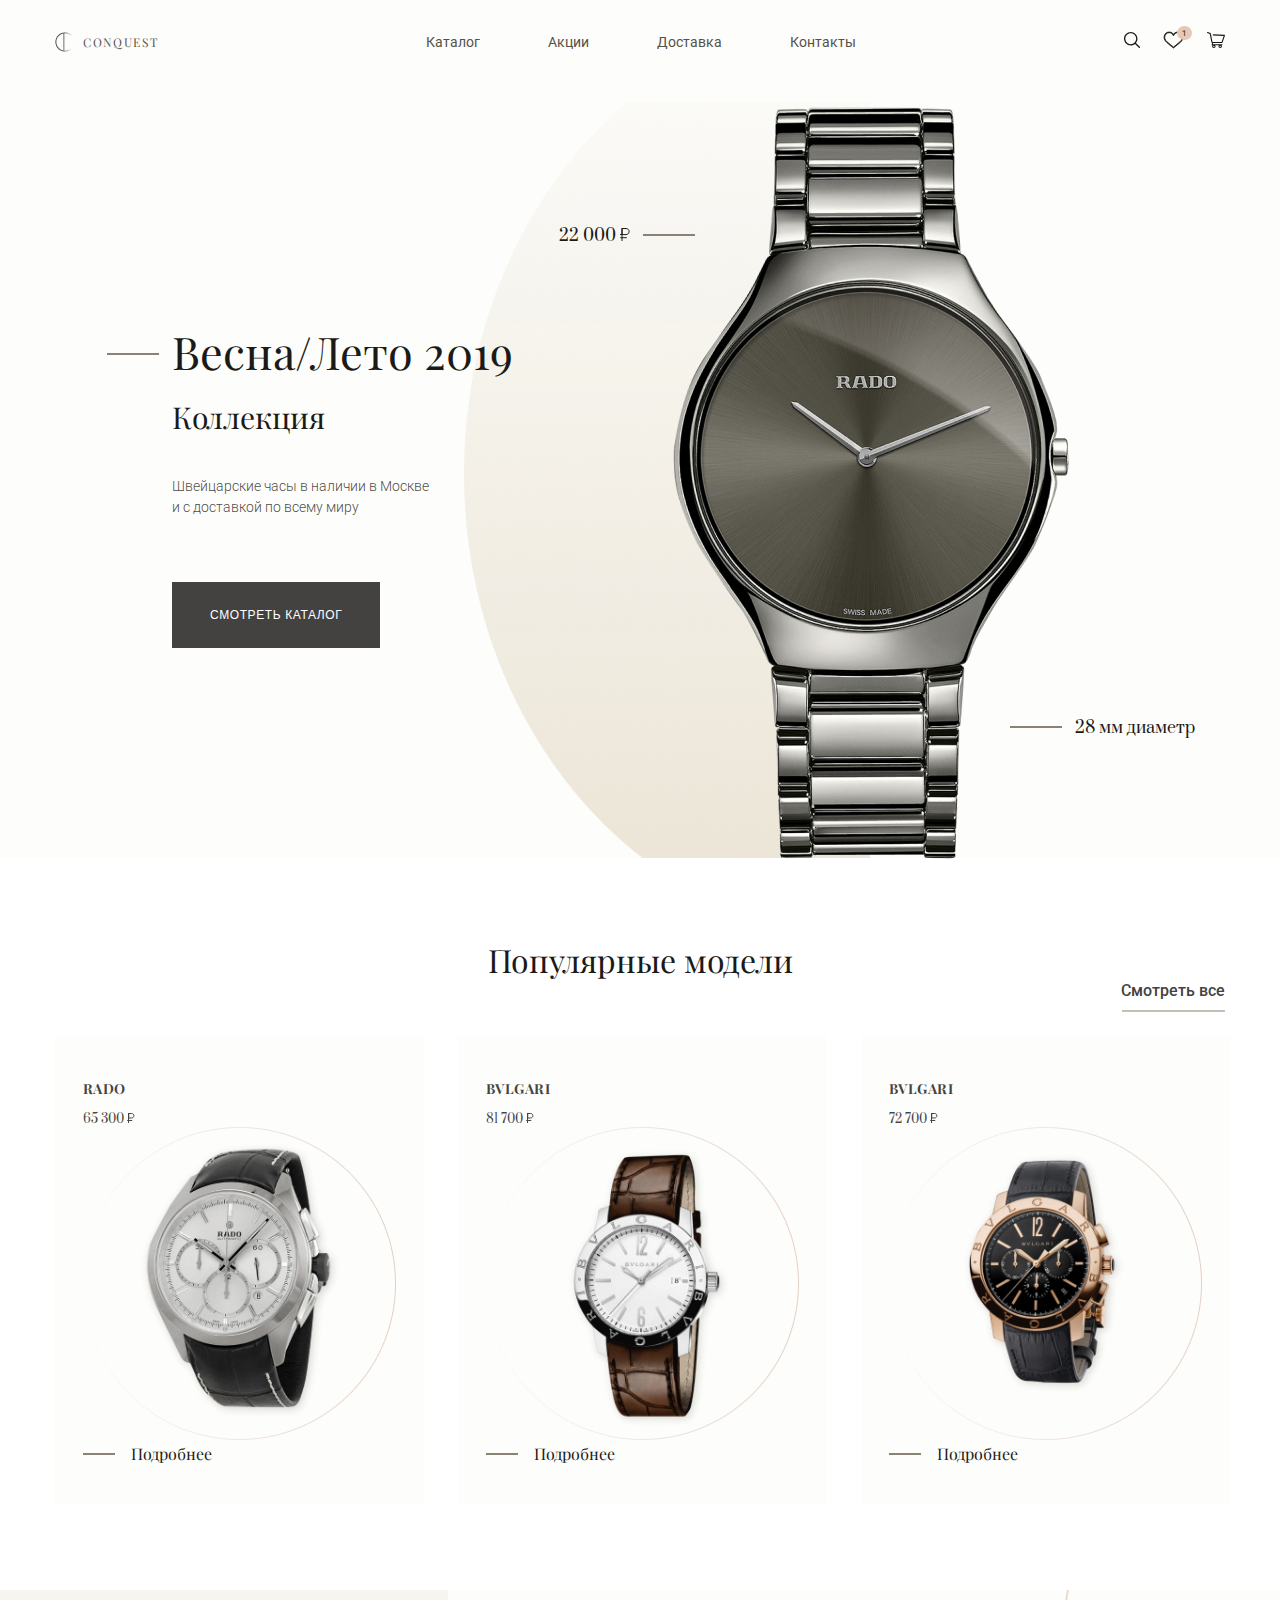
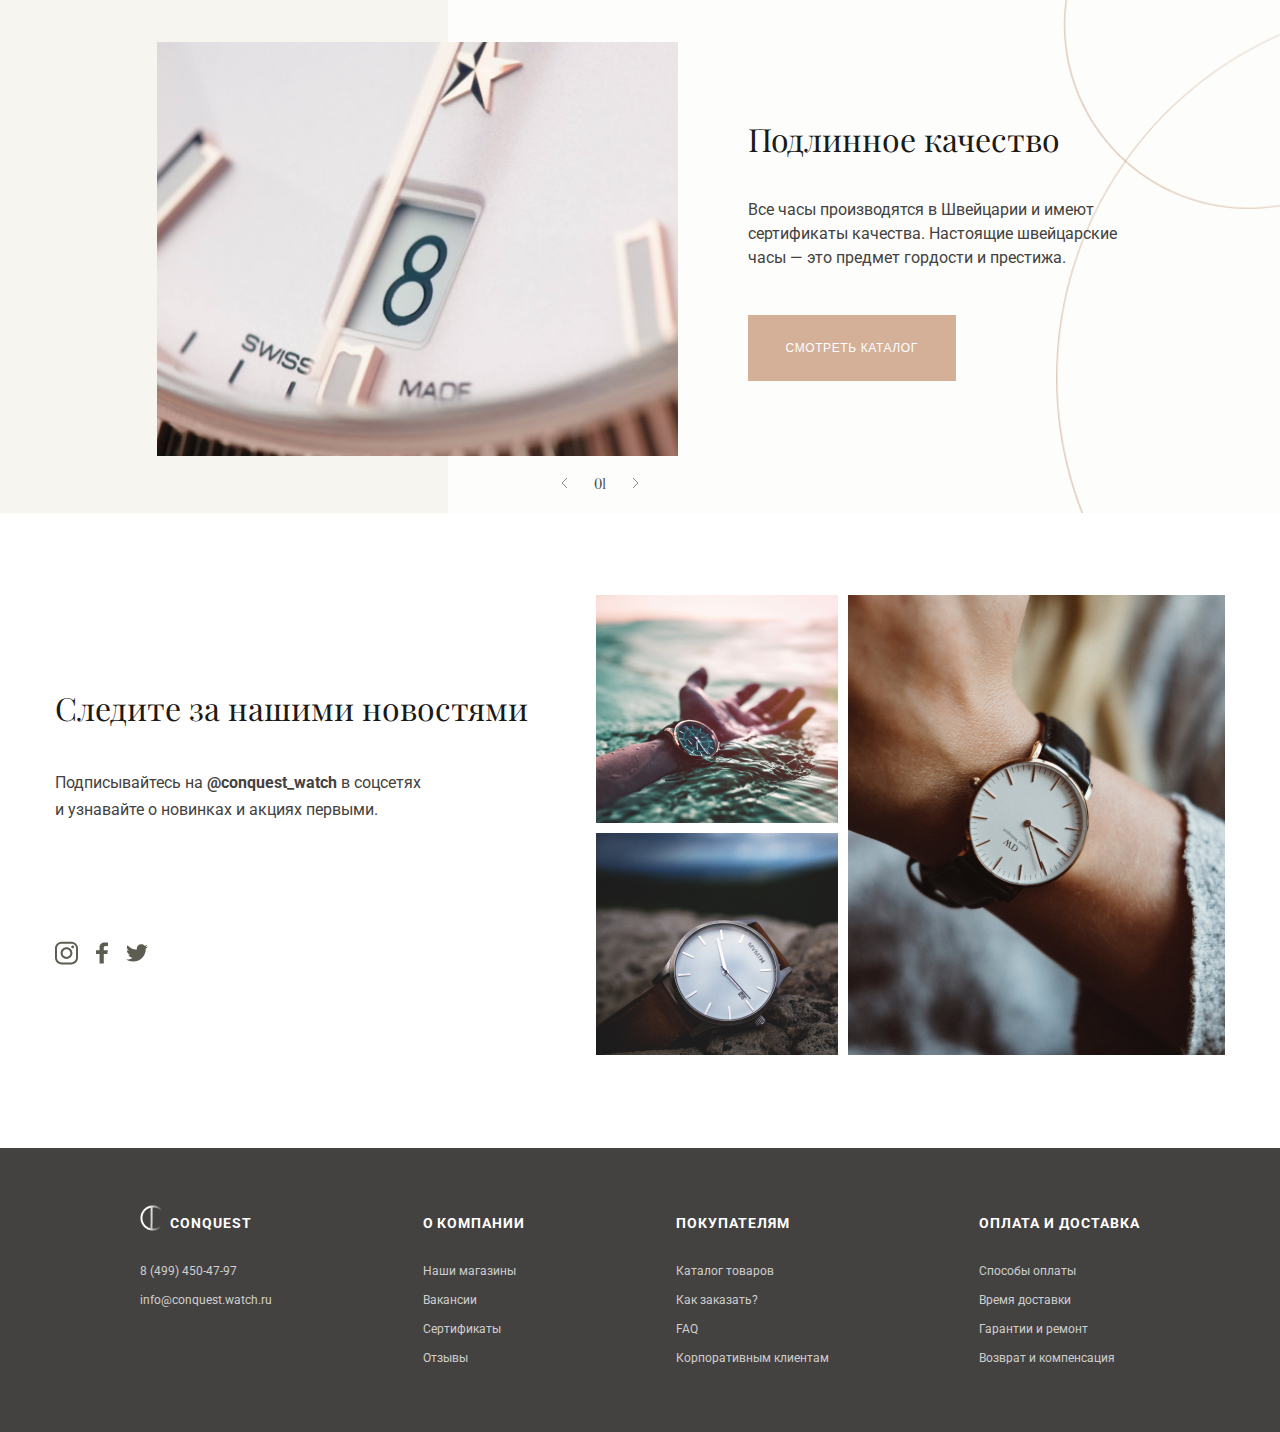
<file: index.html>
<!DOCTYPE html>
<html lang="en">
  <head>
    <meta charset="UTF-8" />
    <meta http-equiv="X-UA-Compatible" content="IE=edge" />
    <meta name="viewport" content="width=device-width, initial-scale=1.0" />
    <link rel="preconnect" href="https://fonts.googleapis.com" />
    <link rel="preconnect" href="https://fonts.gstatic.com" crossorigin />
    <link
      href="https://fonts.googleapis.com/css2?family=Playfair+Display:wght@400;700&family=Prata&family=Roboto:wght@300;400;500;700&display=swap"
      rel="stylesheet" />
    <link rel="stylesheet" href="styles/styles.css" />
    <title>Watch</title>
  </head>
  <body>
    <header class="header">
      <div class="container">
        <div class="header__inner">
          <div class="header__logo-container">
            <img src="./images/logo.png" alt="logo" />
            <p>CONQUEST</p>
          </div>
          <nav class="header__navbar">
            <a class="header__navbar-item">Каталог</a>
            <a class="header__navbar-item">Акции</a>
            <a class="header__navbar-item">Доставка</a>
            <a class="header__navbar-item">Контакты</a>
          </nav>
          <ul class="header__special">
            <li class="header__special-item">
              <svg
                width="16"
                height="16"
                viewBox="0 0 16 16"
                fill="none"
                xmlns="http://www.w3.org/2000/svg">
                <path
                  d="M15.8041 14.8638L11.9576 11.0172C12.911 9.85475 13.4857 8.36576 13.4857 6.74289C13.4857 3.02042 10.4653 0 6.74286 0C3.01714 0 0 3.02042 0 6.74289C0 10.4654 3.01714 13.4858 6.74286 13.4858C8.36571 13.4858 9.85143 12.9144 11.0139 11.9609L14.8604 15.8042C15.1216 16.0654 15.5429 16.0654 15.8041 15.8042C16.0653 15.5462 16.0653 15.1217 15.8041 14.8638ZM6.74286 12.1437C3.76163 12.1437 1.33878 9.72087 1.33878 6.74289C1.33878 3.76492 3.76163 1.33878 6.74286 1.33878C9.72082 1.33878 12.1469 3.76492 12.1469 6.74289C12.1469 9.72087 9.72082 12.1437 6.74286 12.1437Z"
                  fill="#1B1A17" />
              </svg>
            </li>
            <li class="header__special-item">
              <svg
                width="21"
                height="18"
                viewBox="0 0 21 18"
                fill="none"
                xmlns="http://www.w3.org/2000/svg">
                <path
                  d="M19.9686 5.77107C19.6912 3.00626 17.5306 1.00033 14.8266 1.00033C13.0251 1.00033 11.3757 1.87836 10.4475 3.28559C9.5278 1.86016 7.94595 1 6.17336 1C3.4697 1 1.30868 3.00593 1.0317 5.77074C1.00978 5.89286 0.919889 6.53558 1.19321 7.58372C1.58712 9.09552 2.49699 10.4706 3.82378 11.5595L10.4431 17.0001L17.1761 11.5598C18.5029 10.4706 19.4128 9.09586 19.8067 7.58372C20.08 6.53591 19.9902 5.89319 19.9686 5.77107ZM19.0953 7.43214C18.7357 8.81289 17.9022 10.0709 16.6872 11.0677L10.4475 16.1098L4.31489 11.069C3.09772 10.0702 2.26459 8.81256 1.90466 7.43181C1.64595 6.43993 1.75229 5.87962 1.75265 5.87598L1.75813 5.84255C1.99565 3.42028 3.85229 1.66191 6.17336 1.66191C7.88602 1.66191 9.39369 2.61507 10.1092 4.14905L10.4457 4.87153L10.7822 4.14905C11.4864 2.63857 13.0737 1.66224 14.8269 1.66224C17.1476 1.66224 19.0047 3.42062 19.2469 5.87433C19.2476 5.87962 19.354 6.44026 19.0953 7.43214Z"
                  fill="#1B1A17"
                  stroke="#1B1A17"
                  stroke-width="0.75" />
              </svg>
            </li>
            <li class="header__special-item">
              <svg
                width="18"
                height="16"
                viewBox="0 0 18 16"
                fill="none"
                xmlns="http://www.w3.org/2000/svg">
                <path
                  d="M17.8961 3.05166C17.7931 2.91219 17.6273 2.82598 17.4472 2.81871L6.28162 2.36415C5.96126 2.35091 5.69355 2.58451 5.67986 2.88567C5.66624 3.18672 5.91317 3.44109 6.232 3.45403L16.6416 3.87785L14.5949 9.90927H5.48658L3.84103 1.44689C3.80486 1.26142 3.67004 1.10669 3.4841 1.03779L0.788965 0.037775C0.491928 -0.072061 0.156743 0.065738 0.0400874 0.345939C-0.0763672 0.626293 0.0694931 0.943056 0.36637 1.05323L2.76277 1.94238L4.43736 10.5533C4.48784 10.8122 4.72671 11.0002 5.0055 11.0002H5.28328L4.64896 12.6643C4.59587 12.8037 4.61775 12.9585 4.7081 13.0796C4.79833 13.2007 4.94508 13.2728 5.10173 13.2728H5.54664C5.27095 13.5625 5.10173 13.9441 5.10173 14.3637C5.10173 15.266 5.87913 16.0001 6.83433 16.0001C7.78953 16.0001 8.56693 15.266 8.56693 14.3637C8.56693 13.9441 8.39771 13.5625 8.12206 13.2728H11.8996C11.6237 13.5625 11.4546 13.9441 11.4546 14.3637C11.4546 15.266 12.2318 16.0001 13.1872 16.0001C14.1426 16.0001 14.9198 15.266 14.9198 14.3637C14.9198 13.9441 14.7506 13.5625 14.475 13.2728H15.016C15.2819 13.2728 15.4973 13.0693 15.4973 12.8182C15.4973 12.5671 15.2819 12.3637 15.016 12.3637H5.78652L6.30624 11H15.016C15.2672 11 15.4894 10.8468 15.5659 10.6211L17.9723 3.53C18.0275 3.36816 17.9992 3.19121 17.8961 3.05166ZM6.83437 15.0912C6.40968 15.0912 6.0643 14.765 6.0643 14.3639C6.0643 13.9628 6.40968 13.6366 6.83437 13.6366C7.25906 13.6366 7.6044 13.9628 7.6044 14.3639C7.6044 14.765 7.25906 15.0912 6.83437 15.0912ZM13.1872 15.0912C12.7625 15.0912 12.4171 14.765 12.4171 14.3639C12.4171 13.9628 12.7625 13.6366 13.1872 13.6366C13.6119 13.6366 13.9572 13.9628 13.9572 14.3639C13.9572 14.765 13.6119 15.0912 13.1872 15.0912Z"
                  fill="#1B1A17" />
              </svg>
            </li>
          </ul>
        </div>
      </div>
    </header>
    <main class="main">
      <div class="container">
        <div class="main__inner">
          <div class="main__info">
            <h1>Весна/Лето 2019</h1>
            <h2>Коллекция</h2>
            <p>Швейцарские часы в наличии в Москве и с доставкой по всему миру</p>
            <button>Смотреть каталог</button>
          </div>
          <dv class="main__content">
            <span class="main__content-cost"
              >22 000
              <svg
                width="10"
                height="13"
                viewBox="0 0 10 13"
                fill="none"
                xmlns="http://www.w3.org/2000/svg">
                <path
                  d="M2.04761 0.500854H6.03569C7.72543 0.500854 9.09524 1.87066 9.09524 3.5604C9.09524 5.25014 7.72543 6.61995 6.03569 6.61995H2.04761V0.500854Z"
                  stroke="#1B1A17" />
                <path d="M2 6.50085H0" stroke="#1B1A17" />
                <path d="M2.00006 0.000854492V13.0009M0.30957 9.69562H6.80958" stroke="#1B1A17" />
              </svg>
            </span>
            <img class="main__content-image" src="./images/watch_main.png" alt="watch-main" />
            <img class="main__content-bg" src="./images/watch_main_bg.png" alt="watch-main-bg" />
            <span class="main__content-size">28 мм диаметр</span>
          </dv>
        </div>
      </div>
    </main>
    <section class="models">
      <div class="container">
        <div class="models__inner">
          <h2 class="models__title">Популярные модели</h2>
          <p class="models__more">Смотреть все</p>
          <ul class="models__list">
            <li class="models__list-item">
              <h3>RADO</h3>
              <p>
                65 300
                <svg
                  width="8"
                  height="10"
                  viewBox="0 0 8 10"
                  fill="none"
                  xmlns="http://www.w3.org/2000/svg">
                  <path
                    d="M1.69043 0.5H4.64282C5.87888 0.5 6.88091 1.50203 6.88091 2.7381C6.88091 3.97417 5.87888 4.9762 4.64282 4.9762H1.69043V0.5Z"
                    stroke="#444240" />
                  <path d="M1.53866 0V10M0.238281 7.45747H5.23829" stroke="#444240" />
                </svg>
              </p>
              <img src="./images/watch_1.png" alt="watch_1" />
              <span>Подробнее</span>
            </li>
            <li class="models__list-item">
              <h3>BVLGARI</h3>
              <p>
                81 700
                <svg
                  width="8"
                  height="10"
                  viewBox="0 0 8 10"
                  fill="none"
                  xmlns="http://www.w3.org/2000/svg">
                  <path
                    d="M1.69043 0.5H4.64282C5.87888 0.5 6.88091 1.50203 6.88091 2.7381C6.88091 3.97417 5.87888 4.9762 4.64282 4.9762H1.69043V0.5Z"
                    stroke="#444240" />
                  <path d="M1.53866 0V10M0.238281 7.45747H5.23829" stroke="#444240" />
                </svg>
              </p>
              <img src="./images/watch_2.png" alt="watch_1" />
              <span>Подробнее</span>
            </li>
            <li class="models__list-item">
              <h3>BVLGARI</h3>
              <p>
                72 700
                <svg
                  width="8"
                  height="10"
                  viewBox="0 0 8 10"
                  fill="none"
                  xmlns="http://www.w3.org/2000/svg">
                  <path
                    d="M1.69043 0.5H4.64282C5.87888 0.5 6.88091 1.50203 6.88091 2.7381C6.88091 3.97417 5.87888 4.9762 4.64282 4.9762H1.69043V0.5Z"
                    stroke="#444240" />
                  <path d="M1.53866 0V10M0.238281 7.45747H5.23829" stroke="#444240" />
                </svg>
              </p>
              <img src="./images/watch_3.png" alt="watch_1" />
              <span>Подробнее</span>
            </li>
          </ul>
        </div>
      </div>
    </section>
    <section class="banner">
      <div class="banner__content">
        <img src="./images/watch_slider_1.png" alt="watch_slider_1" />
        <div>
          <h2>Подлинное качество</h2>
          <p>
            Все часы производятся в Швейцарии и имеют сертификаты качества. Настоящие швейцарские
            часы — это предмет гордости и престижа.
          </p>
          <button>СМОТРЕТЬ КАТАЛОГ</button>
        </div>
      </div>
      <div class="banner__buttons">
        <button>
          <svg
            width="7"
            height="12"
            viewBox="0 0 7 12"
            fill="none"
            xmlns="http://www.w3.org/2000/svg">
            <path d="M6 1L1 6L6 11" stroke="#1B1A17" stroke-width="0.5" />
          </svg>
        </button>
        <span>01</span>
        <button>
          <svg
            width="7"
            height="12"
            viewBox="0 0 7 12"
            fill="none"
            xmlns="http://www.w3.org/2000/svg">
            <path d="M1 11L6 6L1 1" stroke="#1B1A17" stroke-width="0.5" />
          </svg>
        </button>
      </div>
      <div class="banner__bg"></div>
      <img class="banner__lines" src="./images/lines_banner.png" alt="lines_banner" />
    </section>
    <section class="news">
      <div class="container">
        <div class="news__inner">
          <div class="news__info">
            <h2>Следите за нашими новостями</h2>
            <p>
              Подписывайтесь на <span>@conquest_watch</span> в соцсетях и узнавайте о новинках и
              акциях первыми.
            </p>
            <ul class="news__socials">
              <li class="news__socials-item">
                <a
                  ><svg
                    width="23"
                    height="24"
                    viewBox="0 0 23 24"
                    fill="none"
                    xmlns="http://www.w3.org/2000/svg">
                    <path
                      d="M6.6571 0.67334C2.98565 0.67334 0 3.63873 0 7.28325V16.8407C0 20.4852 2.98565 23.449 6.6571 23.449H16.3429C20.0143 23.449 23 20.4852 23 16.8407V7.28325C23 3.63873 20.0143 0.67334 16.3429 0.67334H6.6571ZM6.6571 2.6313H16.3429C18.9559 2.6313 21.0292 4.68941 21.0292 7.28325V16.8407C21.0292 19.4345 18.9559 21.491 16.3429 21.491H6.6571C4.04408 21.491 1.97241 19.4345 1.97241 16.8407V7.28325C1.97241 4.68941 4.04408 2.6313 6.6571 2.6313ZM17.6727 4.58924C16.9107 4.58924 16.2934 5.20201 16.2934 5.95832C16.2934 6.71466 16.9107 7.32741 17.6727 7.32741C18.4346 7.32741 19.0519 6.71466 19.0519 5.95832C19.0519 5.20201 18.4346 4.58924 17.6727 4.58924ZM11.5 6.19713C8.24893 6.19713 5.59264 8.83395 5.59264 12.0612C5.59264 15.2884 8.24893 17.9252 11.5 17.9252C14.7511 17.9252 17.409 15.2884 17.409 12.0612C17.409 8.83395 14.7511 6.19713 11.5 6.19713ZM11.5 8.15509C13.6853 8.15509 15.4366 9.89192 15.4366 12.0612C15.4366 14.2304 13.6853 15.9672 11.5 15.9672C9.31472 15.9672 7.56504 14.2304 7.56504 12.0612C7.56504 9.89192 9.31472 8.15509 11.5 8.15509Z"
                      fill="#5C5C50" />
                  </svg>
                </a>
              </li>
              <li class="news__socials-item">
                <a
                  ><svg
                    width="12"
                    height="22"
                    viewBox="0 0 12 22"
                    fill="none"
                    xmlns="http://www.w3.org/2000/svg">
                    <path
                      d="M8.83169 0.571289C5.69558 0.571289 3.54784 2.30036 3.54784 5.47684V8.21442H0V11.9271H3.54784V21.449H7.78878V11.9271H11.3267L11.8581 8.21442H7.78878V5.84364C7.78878 4.76904 8.11969 4.0365 9.8251 4.0365H12V0.717411C11.6238 0.672179 10.3339 0.571289 8.83169 0.571289Z"
                      fill="#5C5C50" />
                  </svg>
                </a>
              </li>
              <li class="news__socials-item">
                <a
                  ><svg
                    width="22"
                    height="18"
                    viewBox="0 0 22 18"
                    fill="none"
                    xmlns="http://www.w3.org/2000/svg">
                    <path
                      d="M22 2.38918C21.191 2.73222 20.321 2.96407 19.4081 3.06852C20.3398 2.5346 21.0552 1.68955 21.3922 0.682817C20.5202 1.17718 19.5546 1.53577 18.526 1.72905C17.7032 0.891167 16.5301 0.367432 15.232 0.367432C12.7393 0.367432 10.7189 2.298 10.7189 4.67956C10.7189 5.01766 10.7584 5.34689 10.8357 5.6623C7.0846 5.4827 3.75901 3.76541 1.53295 1.15673C1.14443 1.79333 0.921886 2.53398 0.921886 3.3244C0.921886 4.82069 1.71835 6.14036 2.92973 6.91397C2.18992 6.89187 1.49391 6.6978 0.885376 6.37458C0.88451 6.39275 0.884504 6.41067 0.884504 6.4287C0.884504 8.51842 2.44044 10.2609 4.50492 10.6573C4.12653 10.7559 3.7279 10.808 3.31624 10.808C3.02512 10.808 2.74286 10.7817 2.46681 10.7311C3.04153 12.4443 4.70801 13.6912 6.68333 13.7261C5.13742 14.8829 3.19166 15.5719 1.07697 15.5719C0.712916 15.5719 0.353368 15.5514 0 15.5118C1.99818 16.7353 4.37022 17.449 6.91929 17.449C15.2207 17.449 19.7597 10.8783 19.7597 5.17934C19.7597 4.99246 19.7552 4.80686 19.747 4.62193C20.6285 4.01345 21.3936 3.25416 21.999 2.38921"
                      fill="#5C5C50" />
                  </svg>
                </a>
              </li>
            </ul>
          </div>
          <div class="news__photos">
            <div>
              <img src="./images/watch_photo_1.png" alt="watch_photo_1" />
              <img src="./images/watch_photo_2.png" alt="watch_photo_2" />
            </div>
            <img src="./images/watch_photo_3.png" alt="watch_photo_3" />
          </div>
        </div>
      </div>
    </section>
    <footer class="footer">
      <div class="footer__container">
        <ul>
          <li id="company" class="footer__title">CONQUEST</li>
          <li id="number">8 (499) 450-47-97</li>
          <li id="mail">info@conquest.watch.ru</li>
        </ul>
        <ul>
          <li class="footer__title">о компании</li>
          <li><a>Наши магазины</a></li>
          <li><a>Вакансии</a></li>
          <li><a>Сертификаты</a></li>
          <li><a>Отзывы</a></li>
        </ul>
        <ul>
          <li class="footer__title">покупателям</li>
          <li><a>Каталог товаров</a></li>
          <li><a>Как заказать?</a></li>
          <li><a>FAQ</a></li>
          <li><a>Корпоративным клиентам</a></li>
        </ul>
        <ul>
          <li class="footer__title">оплата и доставка</li>
          <li><a>Способы оплаты</a></li>
          <li><a>Время доставки</a></li>
          <li><a>Гарантии и ремонт</a></li>
          <li><a>Возврат и компенсация</a></li>
        </ul>
      </div>
    </footer>
  </body>
</html>
</file>
<file: styles/styles.css>
@import url('reset.css');
@import url('header.css');
@import url('main.css');
@import url('models.css');
@import url('banner.css');
@import url('news.css');
@import url('footer.css');

body {
    font-family: Roboto;
    font-weight: 400;   
    font-style: normal;
}

.container {
    max-width: 1170px;
    margin: 0 auto;
}
</file>
